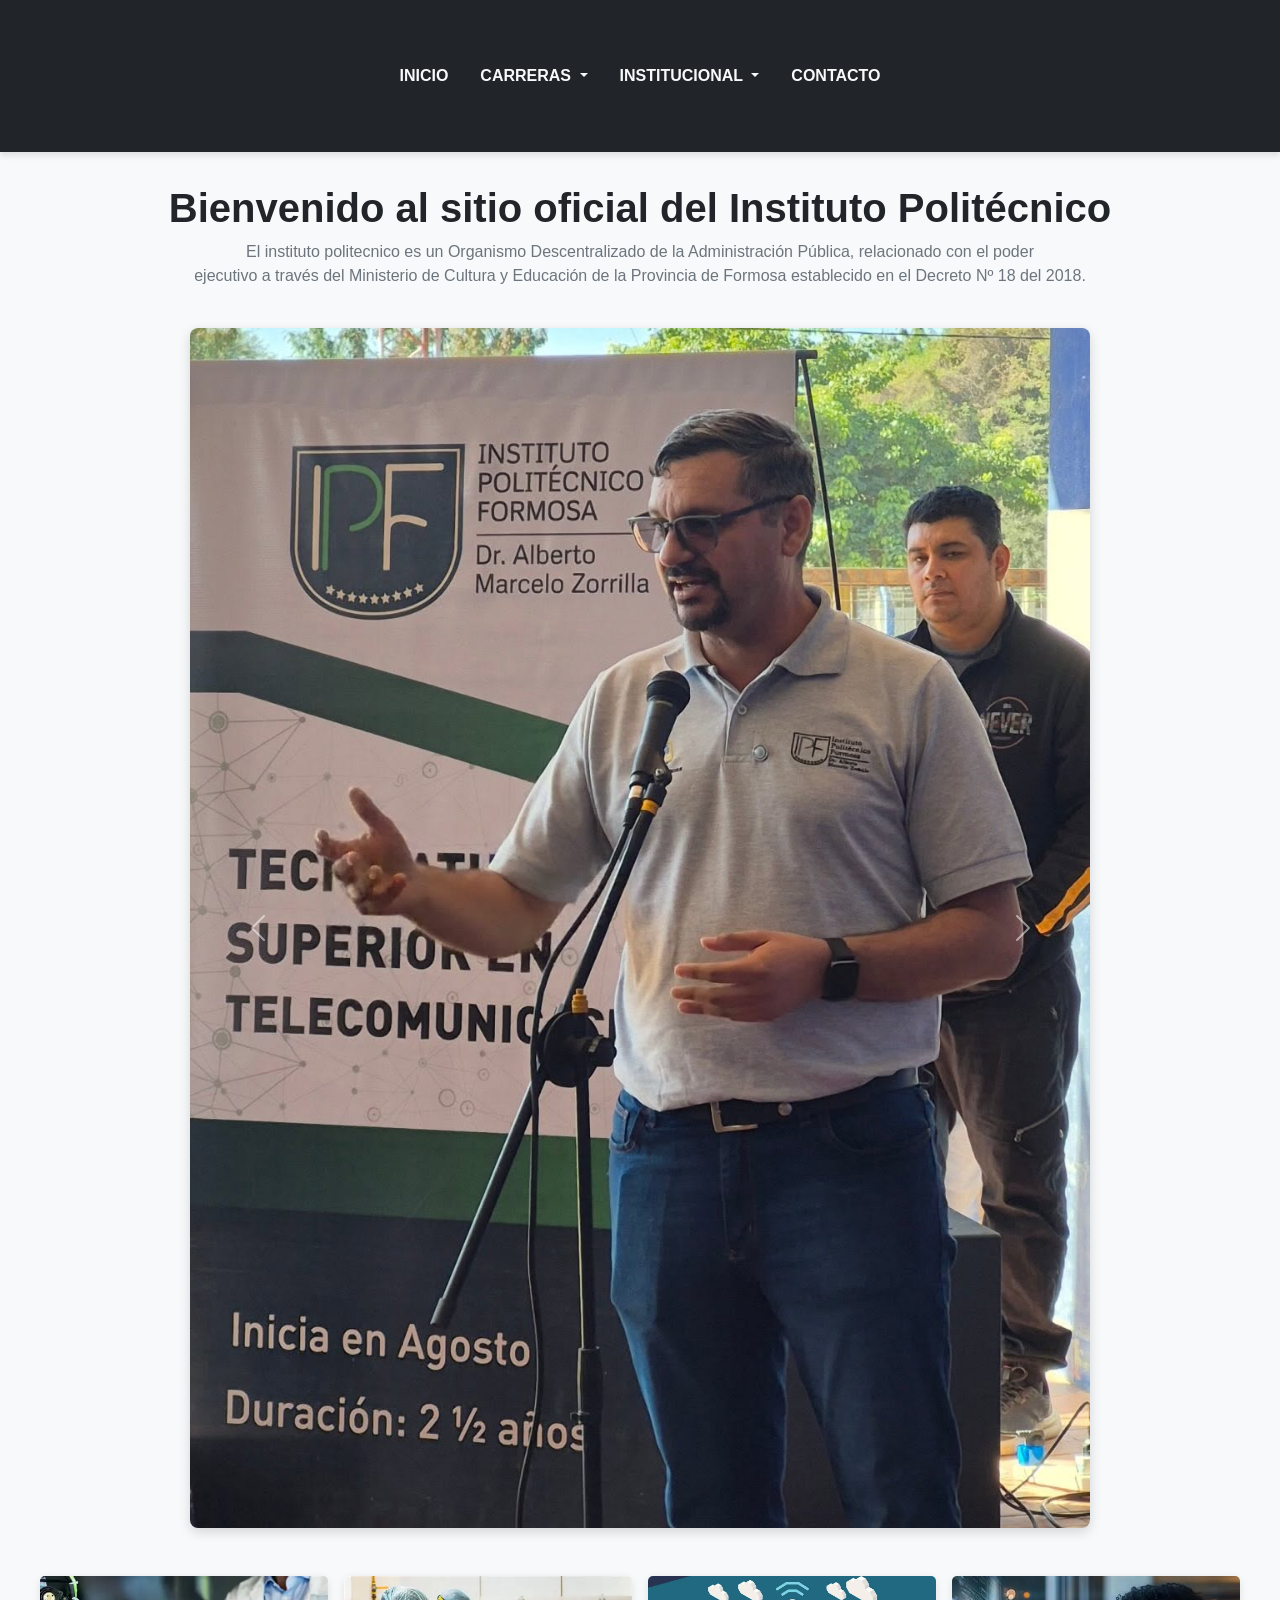
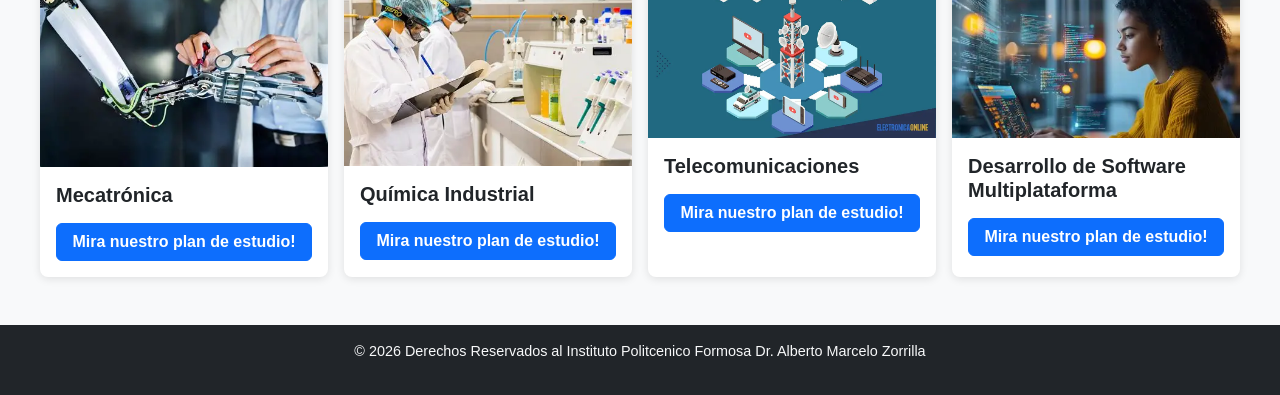
<file: index.html>
<!doctype html>
<html lang="es">
  <head>
    <meta charset="utf-8" />
    <meta name="viewport" content="width=device-width, initial-scale=1" />
    <title>Inicio</title>

    <link
      href="https://cdn.jsdelivr.net/npm/bootstrap@5.3.8/dist/css/bootstrap.min.css"
      rel="stylesheet"
      integrity="sha384-sRIl4kxILFvY47J16cr9ZwB07vP4J8+LH7qKQnuqkuIAvNWLzeN8tE5YBujZqJLB"
      crossorigin="anonymous"
    />
    <link rel="stylesheet" href="assets/css/style.css" />
  </head>

  <body>
    <nav id="navegacion">
      <a href="index.html" class="enlace">inicio</a>

      <div class="dropdown">
        <a
          class="enlace dropdown-toggle"
          href="carreras.html"
          role="button"
          data-bs-toggle="dropdown"
          aria-expanded="false"
        >
          carreras
        </a>
        <ul class="dropdown-menu menu-desplegable">
          <li>
            <a class="dropdown-item sub-enlace" href="carreras.html"
              >Mecatrónica</a
            >
          </li>
          <li>
            <a class="dropdown-item sub-enlace" href="carreras.html">Química</a>
          </li>
          <li>
            <a class="dropdown-item sub-enlace" href="carreras.html"
              >Telecomunicaciones</a
            >
          </li>
          <li>
            <a class="dropdown-item sub-enlace" href="carreras.html"
              >Desarrollo de Software Multiplataforma</a
            >
          </li>
        </ul>
      </div>

      <div class="dropdown">
        <a
          class="enlace dropdown-toggle"
          href="#"
          role="button"
          data-bs-toggle="dropdown"
          aria-expanded="false"
        >
          institucional
        </a>
        <ul class="dropdown-menu menu-desplegable">
          <li>
            <a class="dropdown-item sub-enlace" href="institucional.html"
              >Historia</a
            >
          </li>
          <li>
            <a class="dropdown-item sub-enlace" href="institucional.html"
              >Autoridades</a
            >
          </li>
          <li>
            <a class="dropdown-item sub-enlace" href="institucional.html"
              >Ubicación</a
            >
          </li>
        </ul>
      </div>

      <a href="contacto.html" class="enlace">contacto</a>
    </nav>

    <h1 class="titulo">Bienvenido al sitio oficial del Instituto Politécnico</h1>
    <p class="descripcion">
      El instituto politecnico es un Organismo Descentralizado de la Administración Pública, relacionado con el poder <br>
      ejecutivo a través del Ministerio de Cultura y Educación de la Provincia de Formosa establecido en el Decreto Nº 18 del 2018.
    </p>

    <div id="carrusel-principal" class="carousel slide">
      <div class="carousel-inner">
        <div class="carousel-item active">
          <img src="assets/img/foto1.jpg" class="d-block w-100" alt="Foto 1" />
        </div>
        <div class="carousel-item">
          <img src="assets/img/foto2.jpg" class="d-block w-100" alt="Foto 2" />
        </div>  
        <div class="carousel-item">
          <img src="assets/img/foto3.jpg" class="d-block w-100" alt="Foto 3" />
        </div>
      </div>
      <button
        class="carousel-control-prev"
        type="button"
        data-bs-target="#carrusel-principal"
        data-bs-slide="prev"
      >
        <span class="carousel-control-prev-icon" aria-hidden="true"></span>
        <span class="visually-hidden">Anterior</span>
      </button>
      <button
        class="carousel-control-next"
        type="button"
        data-bs-target="#carrusel-principal"
        data-bs-slide="next"
      >
        <span class="carousel-control-next-icon" aria-hidden="true"></span>
        <span class="visually-hidden">Siguiente</span>
      </button>
    </div>

    <div class="d-flex flex-wrap gap-3 mt-4 contenedor-tarjetas">
      <div class="card tarjeta" style="width: 18rem">
        <img
          src="assets/img/mecatronica.webp"
          class="card-img-top"
          alt="Mecatrónica"
        />
        <div class="card-body">
          <h5 class="card-title titulo-tarjeta">Mecatrónica</h5>
          <p class="card-text texto-tarjeta">

          </p>
          <a href="carreras.html" class="btn btn-primary boton-tarjeta"
            >Mira nuestro plan de estudio!</a
          >
        </div>
      </div>

      <div class="card tarjeta" style="width: 18rem">
        <img src="assets/img/quimica.webp" class="card-img-top" alt="Química" />
        <div class="card-body">
          <h5 class="card-title titulo-tarjeta">Química Industrial</h5>
          <p class="card-text texto-tarjeta">
      
          </p>
          <a href="carreras.html" class="btn btn-primary boton-tarjeta"
            >Mira nuestro plan de estudio!</a
          >
        </div>
      </div>

      <div class="card tarjeta" style="width: 18rem">
        <img
          src="assets/img/telecomunicaciones.webp"
          class="card-img-top"
          alt="Telecomunicaciones"
        />
        <div class="card-body">
          <h5 class="card-title titulo-tarjeta">Telecomunicaciones</h5>
          <p class="card-text texto-tarjeta">
          </p>
          <a href="carreras.html" class="btn btn-primary boton-tarjeta"
            >Mira nuestro plan de estudio!</a
          >
        </div>
      </div>

      <div class="card tarjeta" style="width: 18rem">
        <img src="assets/img/software.webp" class="card-img-top" alt="Software" />
        <div class="card-body">
          <h5 class="card-title titulo-tarjeta">
            Desarrollo de Software Multiplataforma
          </h5>
          <p class="card-text texto-tarjeta">
          </p>
          <a href="carreras.html" class="btn btn-primary boton-tarjeta"
            >Mira nuestro plan de estudio!</a
          >
        </div>
      </div>
    </div>

    <footer>
      <div class="footer-estilo">
        <p class="texto-footer">
          &copy; 2026 Derechos Reservados al Instituto Politcenico Formosa Dr. Alberto Marcelo Zorrilla
        </p>
    </footer>
    <script
      src="https://cdn.jsdelivr.net/npm/bootstrap@5.3.8/dist/js/bootstrap.bundle.min.js"
      integrity="sha384-FKyoEForCGlyvwx9Hj09JcYn3nv7wiPVlz7YYwJrWVcXK/BmnVDxM+D2scQbITxI"
      crossorigin="anonymous"
    ></script>
  </body>
</html>
</file>
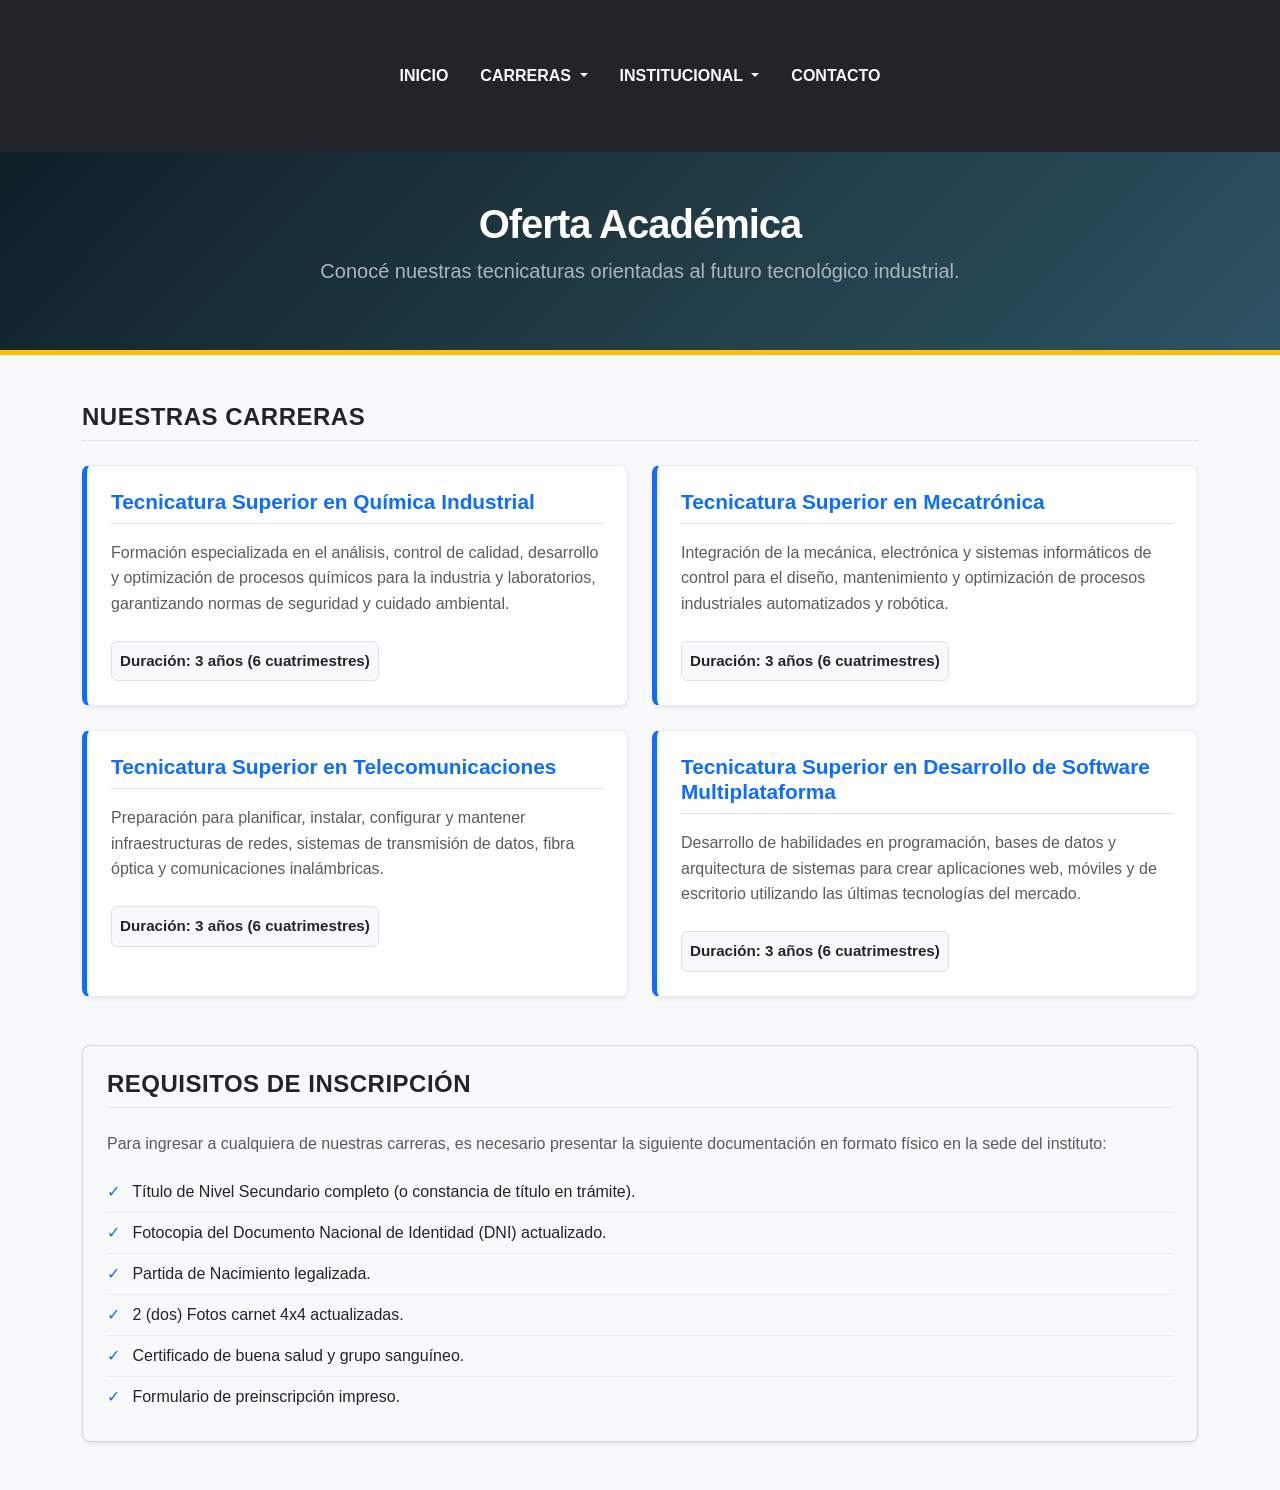
<file: carreras.html>
<!doctype html>
<html lang="es">
  <head>
    <meta charset="utf-8" />
    <meta name="viewport" content="width=device-width, initial-scale=1" />
    <title>Oferta Académica - IPF</title>

    <link
      href="https://cdn.jsdelivr.net/npm/bootstrap@5.3.8/dist/css/bootstrap.min.css"
      rel="stylesheet"
      integrity="sha384-sRIl4kxILFvY47J16cr9ZwB07vP4J8+LH7qKQnuqkuIAvNWLzeN8tE5YBujZqJLB"
      crossorigin="anonymous"
    />
    <link rel="stylesheet" href="assets/css/style.css" />
  </head>

  <body>
    <nav id="navegacion">
      <a href="index.html" class="enlace">inicio</a>

      <div class="dropdown">
        <a
          class="enlace dropdown-toggle active"
          href="#"
          role="button"
          data-bs-toggle="dropdown"
          aria-expanded="false"
        >
          carreras
        </a>
        <ul class="dropdown-menu menu-desplegable">
          <li>
            <a class="dropdown-item sub-enlace" href="#mecatronica"
              >Mecatrónica</a
            >
          </li>
          <li>
            <a class="dropdown-item sub-enlace" href="#quimica">Química</a>
          </li>
          <li>
            <a class="dropdown-item sub-enlace" href="#telecomunicaciones"
              >Telecomunicaciones</a
            >
          </li>
          <li>
            <a class="dropdown-item sub-enlace" href="#software"
              >Desarrollo de Software Multiplataforma</a
            >
          </li>
        </ul>
      </div>

      <div class="dropdown">
        <a
          class="enlace dropdown-toggle"
          href="institucional.html"
          role="button"
          data-bs-toggle="dropdown"
          aria-expanded="false"
        >
          institucional
        </a>
        <ul class="dropdown-menu menu-desplegable">
          <li>
            <a
              class="dropdown-item sub-enlace"
              href="institucional.html#historia"
              >Historia</a
            >
          </li>
          <li>
            <a
              class="dropdown-item sub-enlace"
              href="institucional.html#mision-vision"
              >Misión y Visión</a
            >
          </li>
          <li>
            <a
              class="dropdown-item sub-enlace"
              href="institucional.html#autoridades"
              >Autoridades</a
            >
          </li>
          <li>
            <a
              class="dropdown-item sub-enlace"
              href="institucional.html#estructura"
              >Estructura Organizativa</a
            >
          </li>
        </ul>
      </div>

      <a href="contacto.html" class="enlace">contacto</a>
    </nav>

    <header class="cabecera-carreras py-5 mb-5 text-center">
      <div class="container">
        <h1 class="titulo-principal-blanco">Oferta Académica</h1>
        <p class="subtitulo-blanco lead">
          Conocé nuestras tecnicaturas orientadas al futuro tecnológico
          industrial.
        </p>
      </div>
    </header>

    <main class="container mb-5">
      <section class="mb-5">
        <h2 class="titulo-seccion border-bottom pb-2 mb-4">
          Nuestras Carreras
        </h2>
        <div class="row g-4">
          <div class="col-md-6" id="quimica">
            <div class="tarjeta-carrera h-100 p-4 rounded-3 shadow-sm">
              <h3 class="titulo-carrera text-primary border-bottom pb-2 mb-3">
                Tecnicatura Superior en Química Industrial
              </h3>
              <p class="descripcion-carrera text-muted mb-4">
                Formación especializada en el análisis, control de calidad,
                desarrollo y optimización de procesos químicos para la industria
                y laboratorios, garantizando normas de seguridad y cuidado
                ambiental.
              </p>
              <div
                class="duracion-caja fw-bold text-dark d-inline-block p-2 rounded bg-light"
              >
                Duración: 3 años (6 cuatrimestres)
              </div>
            </div>
          </div>

          <div class="col-md-6" id="mecatronica">
            <div class="tarjeta-carrera h-100 p-4 rounded-3 shadow-sm">
              <h3 class="titulo-carrera text-primary border-bottom pb-2 mb-3">
                Tecnicatura Superior en Mecatrónica
              </h3>
              <p class="descripcion-carrera text-muted mb-4">
                Integración de la mecánica, electrónica y sistemas informáticos
                de control para el diseño, mantenimiento y optimización de
                procesos industriales automatizados y robótica.
              </p>
              <div
                class="duracion-caja fw-bold text-dark d-inline-block p-2 rounded bg-light"
              >
                Duración: 3 años (6 cuatrimestres)
              </div>
            </div>
          </div>

          <div class="col-md-6" id="telecomunicaciones">
            <div class="tarjeta-carrera h-100 p-4 rounded-3 shadow-sm">
              <h3 class="titulo-carrera text-primary border-bottom pb-2 mb-3">
                Tecnicatura Superior en Telecomunicaciones
              </h3>
              <p class="descripcion-carrera text-muted mb-4">
                Preparación para planificar, instalar, configurar y mantener
                infraestructuras de redes, sistemas de transmisión de datos,
                fibra óptica y comunicaciones inalámbricas.
              </p>
              <div
                class="duracion-caja fw-bold text-dark d-inline-block p-2 rounded bg-light"
              >
                Duración: 3 años (6 cuatrimestres)
              </div>
            </div>
          </div>

          <div class="col-md-6" id="software">
            <div class="tarjeta-carrera h-100 p-4 rounded-3 shadow-sm">
              <h3 class="titulo-carrera text-primary border-bottom pb-2 mb-3">
                Tecnicatura Superior en Desarrollo de Software Multiplataforma
              </h3>
              <p class="descripcion-carrera text-muted mb-4">
                Desarrollo de habilidades en programación, bases de datos y
                arquitectura de sistemas para crear aplicaciones web, móviles y
                de escritorio utilizando las últimas tecnologías del mercado.
              </p>
              <div
                class="duracion-caja fw-bold text-dark d-inline-block p-2 rounded bg-light"
              >
                Duración: 3 años (6 cuatrimestres)
              </div>
            </div>
          </div>
        </div>
      </section>

      <section
        class="mb-5 bg-light p-4 rounded-3 shadow-sm border border-secondary border-opacity-25"
      >
        <h2 class="titulo-seccion border-bottom pb-2 mb-4">
          Requisitos de Inscripción
        </h2>
        <p class="text-muted mb-3">
          Para ingresar a cualquiera de nuestras carreras, es necesario
          presentar la siguiente documentación en formato físico en la sede del
          instituto:
        </p>
        <ul class="lista-requisitos list-group list-group-flush bg-transparent">
          <li class="list-group-item bg-transparent text-dark fw-medium">
            <span class="text-primary me-2">✓</span> Título de Nivel Secundario
            completo (o constancia de título en trámite).
          </li>
          <li class="list-group-item bg-transparent text-dark fw-medium">
            <span class="text-primary me-2">✓</span> Fotocopia del Documento
            Nacional de Identidad (DNI) actualizado.
          </li>
          <li class="list-group-item bg-transparent text-dark fw-medium">
            <span class="text-primary me-2">✓</span> Partida de Nacimiento
            legalizada.
          </li>
          <li class="list-group-item bg-transparent text-dark fw-medium">
            <span class="text-primary me-2">✓</span> 2 (dos) Fotos carnet 4x4
            actualizadas.
          </li>
          <li class="list-group-item bg-transparent text-dark fw-medium">
            <span class="text-primary me-2">✓</span> Certificado de buena salud
            y grupo sanguíneo.
          </li>
          <li class="list-group-item bg-transparent text-dark fw-medium">
            <span class="text-primary me-2">✓</span> Formulario de
            preinscripción impreso.
          </li>
        </ul>
      </section>
    </main>

    <script
      src="https://cdn.jsdelivr.net/npm/bootstrap@5.3.8/dist/js/bootstrap.bundle.min.js"
      integrity="sha384-FKyoEForCGlyvwx9Hj09JcYn3nv7wiPVlz7YYwJrWVcXK/BmnVDxM+D2scQbITxI"
      crossorigin="anonymous"
    ></script>
  </body>
</html>
</file>
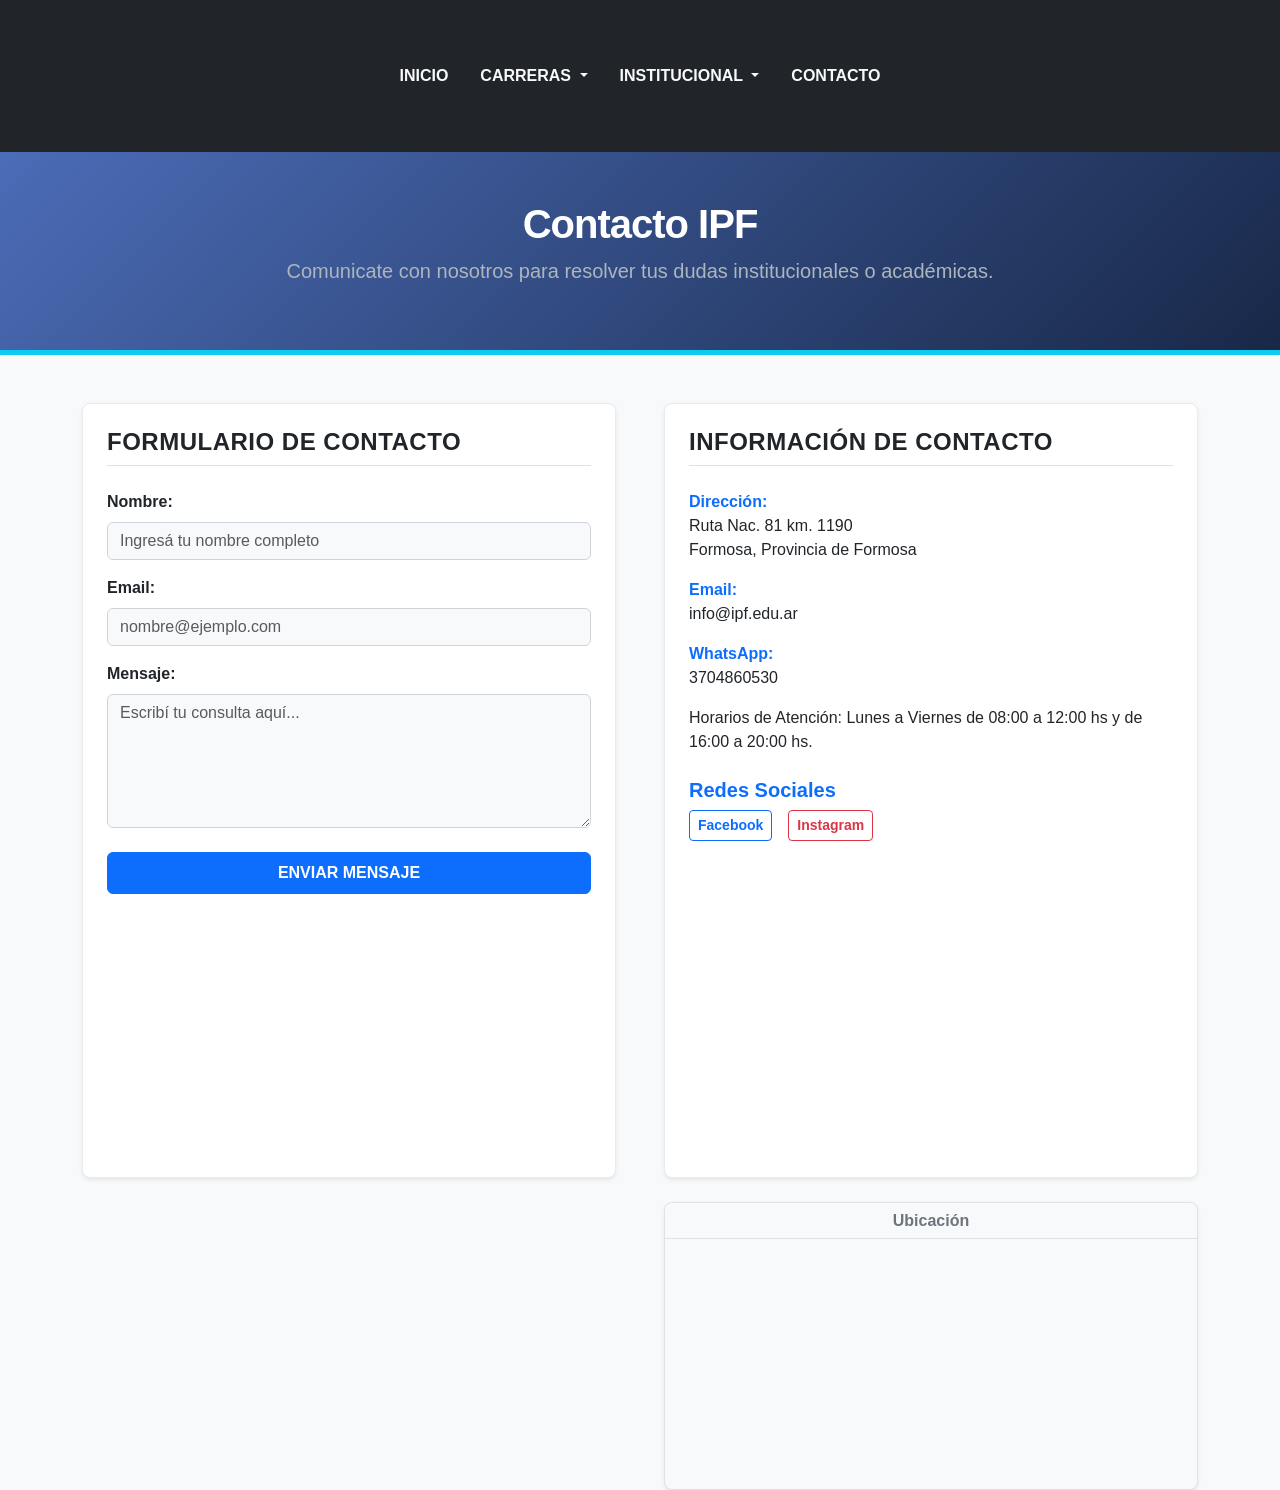
<file: contacto.html>
<!doctype html>
<html lang="es">
  <head>
    <meta charset="utf-8" />
    <meta name="viewport" content="width=device-width, initial-scale=1" />
    <title>Contacto - IPF</title>

    <link
      href="https://cdn.jsdelivr.net/npm/bootstrap@5.3.8/dist/css/bootstrap.min.css"
      rel="stylesheet"
      integrity="sha384-sRIl4kxILFvY47J16cr9ZwB07vP4J8+LH7qKQnuqkuIAvNWLzeN8tE5YBujZqJLB"
      crossorigin="anonymous"
    />
    <link rel="stylesheet" href="assets/css/style.css" />
  </head>

  <body>
    <nav id="navegacion">
      <a href="index.html" class="enlace">inicio</a>

      <div class="dropdown">
        <a
          class="enlace dropdown-toggle"
          href="#"
          role="button"
          data-bs-toggle="dropdown"
          aria-expanded="false"
        >
          carreras
        </a>
        <ul class="dropdown-menu menu-desplegable">
          <li>
            <a class="dropdown-item sub-enlace" href="carreras.html#mecatronica"
              >Mecatrónica</a
            >
          </li>
          <li>
            <a class="dropdown-item sub-enlace" href="carreras.html#quimica"
              >Química</a
            >
          </li>
          <li>
            <a
              class="dropdown-item sub-enlace"
              href="carreras.html#telecomunicaciones"
              >Telecomunicaciones</a
            >
          </li>
          <li>
            <a class="dropdown-item sub-enlace" href="carreras.html#software"
              >Desarrollo de Software Multiplataforma</a
            >
          </li>
        </ul>
      </div>

      <div class="dropdown">
        <a
          class="enlace dropdown-toggle"
          href="#"
          role="button"
          data-bs-toggle="dropdown"
          aria-expanded="false"
        >
          institucional
        </a>
        <ul class="dropdown-menu menu-desplegable">
          <li>
            <a
              class="dropdown-item sub-enlace"
              href="institucional.html#historia"
              >Historia</a
            >
          </li>
          <li>
            <a
              class="dropdown-item sub-enlace"
              href="institucional.html#mision-vision"
              >Misión y Visión</a
            >
          </li>
          <li>
            <a
              class="dropdown-item sub-enlace"
              href="institucional.html#autoridades"
              >Autoridades</a
            >
          </li>
          <li>
            <a
              class="dropdown-item sub-enlace"
              href="institucional.html#estructura"
              >Estructura Organizativa</a
            >
          </li>
        </ul>
      </div>

      <a href="contacto.html" class="enlace active">contacto</a>
    </nav>

    <header class="cabecera-contacto py-5 mb-5 text-center">
      <div class="container">
        <h1 class="titulo-principal-blanco">Contacto IPF</h1>
        <p class="subtitulo-blanco lead">
          Comunicate con nosotros para resolver tus dudas institucionales o
          académicas.
        </p>
      </div>
    </header>

    <main class="container mb-5">
      <div class="row g-5">
        <div class="col-lg-6">
          <div class="tarjeta-formulario p-4 rounded-3 shadow-sm">
            <h2 class="titulo-seccion border-bottom pb-2 mb-4">
              Formulario de Contacto
            </h2>
            <form id="formulario-contacto">
              <div class="mb-3">
                <label for="nombre" class="form-label fw-bold">Nombre:</label>
                <input
                  type="text"
                  class="form-control campo-formulario"
                  id="nombre"
                  placeholder="Ingresá tu nombre completo"
                  required
                />
              </div>
              <div class="mb-3">
                <label for="email" class="form-label fw-bold">Email:</label>
                <input
                  type="email"
                  class="form-control campo-formulario"
                  id="email"
                  placeholder="nombre@ejemplo.com"
                  required
                />
              </div>
              <div class="mb-4">
                <label for="mensaje" class="form-label fw-bold">Mensaje:</label>
                <textarea
                  class="form-control campo-formulario"
                  id="mensaje"
                  rows="5"
                  placeholder="Escribí tu consulta aquí..."
                  required
                ></textarea>
              </div>
              <button
                type="submit"
                class="btn btn-primary boton-enviar w-100 py-2 fw-bold text-uppercase"
              >
                Enviar Mensaje
              </button>
            </form>
          </div>
        </div>

        <div class="col-lg-6">
          <div class="tarjeta-info p-4 rounded-3 shadow-sm mb-4">
            <h2 class="titulo-seccion border-bottom pb-2 mb-4">
              Información de Contacto
            </h2>
            <ul class="list-unstyled">
              <li class="mb-3">
                <strong class="text-primary d-block"> Dirección:</strong>
                Ruta Nac. 81 km. 1190<br />
                Formosa, Provincia de Formosa
              </li>
              <li class="mb-3">
                <strong class="text-primary d-block"> Email:</strong>
                <a
                  href="mailto:info@ipf.edu.ar"
                  class="text-decoration-none text-dark"
                  >info@ipf.edu.ar</a
                >
              </li>
              <li class="mb-3">
                <strong class="text-primary d-block"> WhatsApp:</strong>
                <a
                  href="https://wa.me/5493704860530"
                  target="_blank"
                  class="text-decoration-none text-dark"
                  >3704860530</a
                >
              </li>
              <li class="mb-3">
                <strong class="text-primary d-block"></strong>
                  Horarios de Atención:</strong
                >
                Lunes a Viernes de 08:00 a 12:00 hs y de 16:00 a 20:00 hs.
              </li>
            </ul>

            <h3 class="h5 mt-4 fw-bold text-primary">Redes Sociales</h3>
            <div class="d-flex gap-3 mt-2">
              <a
                href="https://www.facebook.com/IPFormosa"
                target="_blank"
                class="btn btn-outline-primary btn-sm fw-bold"
                >Facebook</a
              >
              <a
                href="https://www.instagram.com/ipformosa/"
                target="_blank"
                class="btn btn-outline-danger btn-sm fw-bold"
                >Instagram</a
              >
            </div>
          </div>

          <div class="tarjeta-mapa rounded-3 overflow-hidden shadow-sm border">
            <h3
              class="h6 bg-light m-0 p-2 text-center border-bottom fw-bold text-secondary"
            >
              Ubicación
            </h3>
            <iframe
              src="https://www.google.com/maps/embed?pb=!1m18!1m12!1m3!1d3599.988029584061!2d-58.1963032!3d-26.1823908!2m3!1f0!2f0!3f0!3m2!1i1024!2i768!4f13.1!3m3!1m2!1s0x0%3A0x0!2zMjbCsDExJzU2LjYiUyA1OMKwMTEnNDYuNyJX!5e0!3m2!1ses!2sar!4v1680000000000!5m2!1ses!2sar"
              width="100%"
              height="250"
              style="border: 0"
              allowfullscreen=""
              loading="lazy"
              referrerpolicy="no-referrer-when-downgrade"
            >
            </iframe>
          </div>
        </div>
      </div>
    </main>

    <script
      src="https://cdn.jsdelivr.net/npm/bootstrap@5.3.8/dist/js/bootstrap.bundle.min.js"
      integrity="sha384-FKyoEForCGlyvwx9Hj09JcYn3nv7wiPVlz7YYwJrWVcXK/BmnVDxM+D2scQbITxI"
      crossorigin="anonymous"
    ></script>
  </body>
</html>
</file>
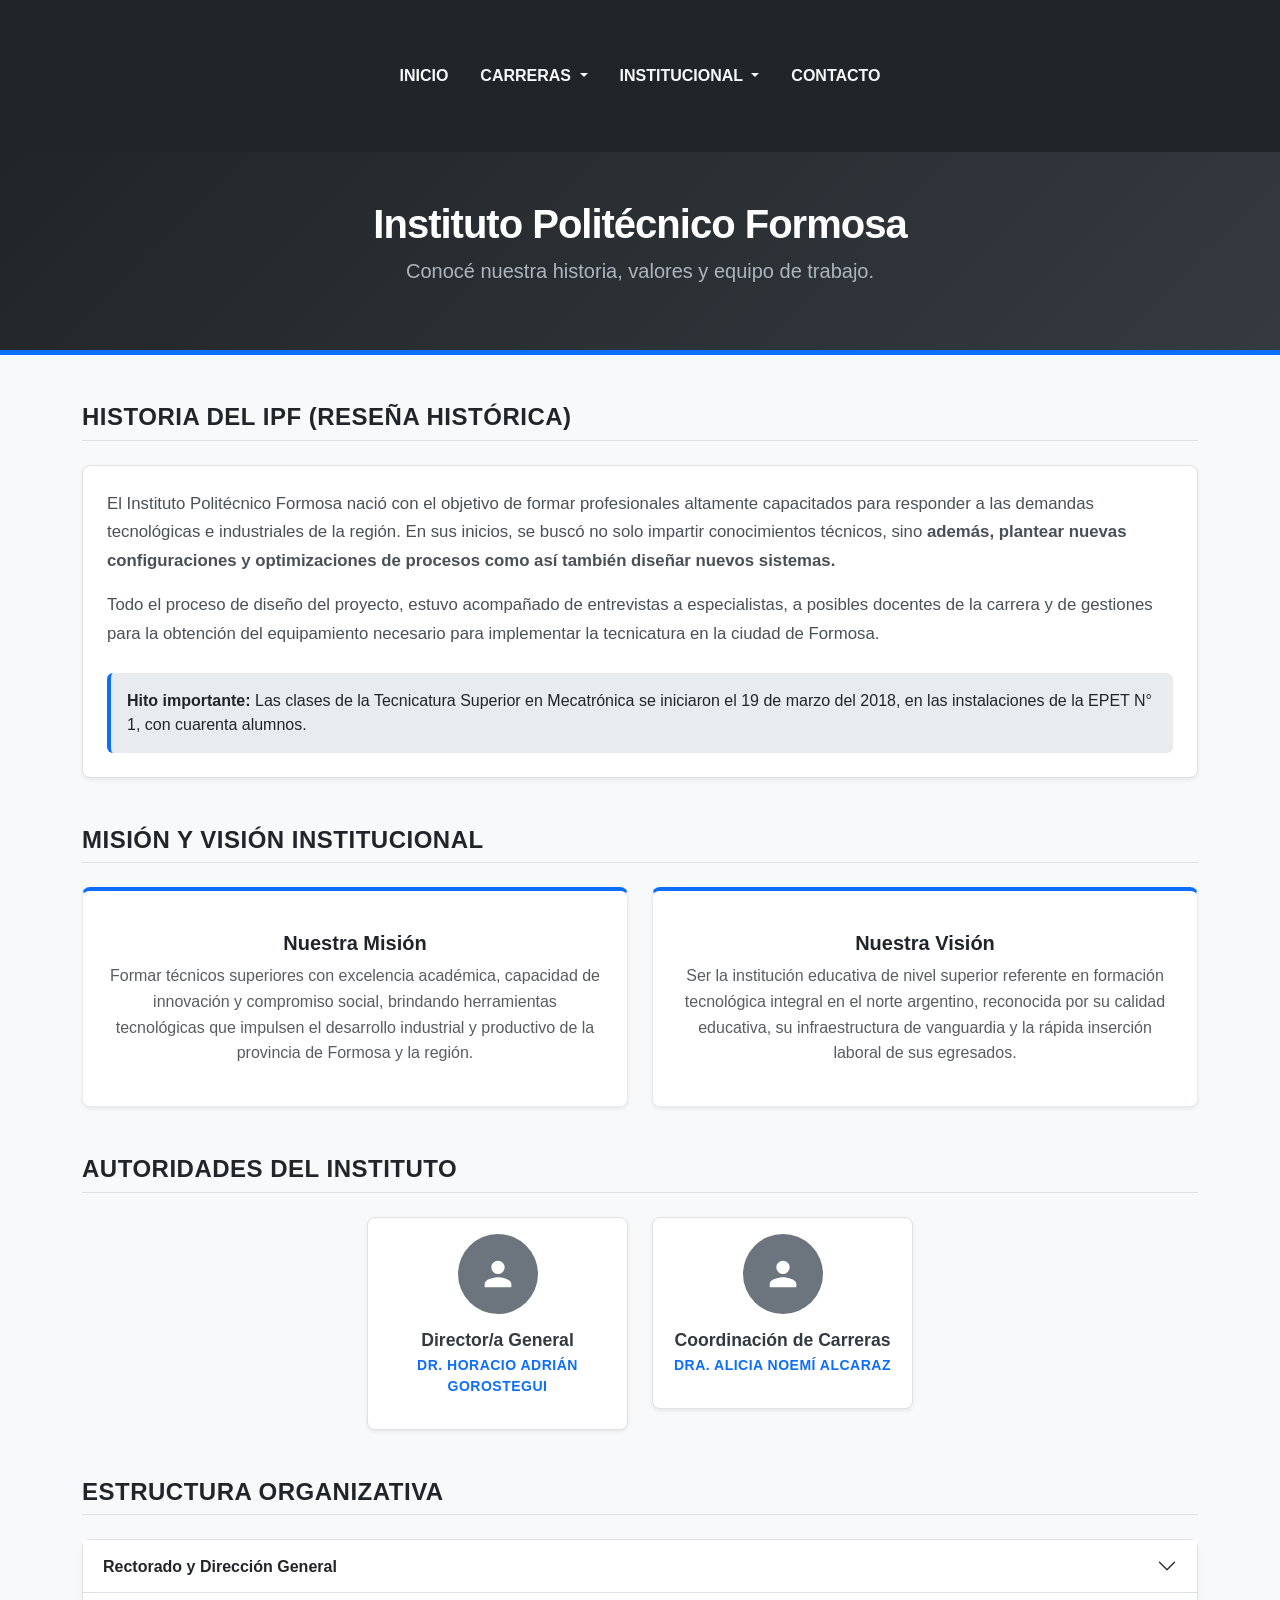
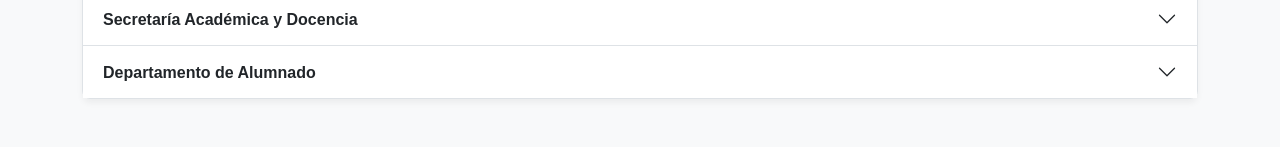
<file: institucional.html>
<!doctype html>
<html lang="es">
  <head>
    <meta charset="utf-8" />
    <meta name="viewport" content="width=device-width, initial-scale=1" />
    <title>Institucional - IPF</title>

    <link
      href="https://cdn.jsdelivr.net/npm/bootstrap@5.3.8/dist/css/bootstrap.min.css"
      rel="stylesheet"
      integrity="sha384-sRIl4kxILFvY47J16cr9ZwB07vP4J8+LH7qKQnuqkuIAvNWLzeN8tE5YBujZqJLB"
      crossorigin="anonymous"
    />
    <link rel="stylesheet" href="assets/css/style.css" />
  </head>

  <body>
    <nav id="navegacion">
      <a href="index.html" class="enlace">inicio</a>

      <div class="dropdown">
        <a
          class="enlace dropdown-toggle"
          href="#"
          role="button"
          data-bs-toggle="dropdown"
          aria-expanded="false"
        >
          carreras
        </a>
        <ul class="dropdown-menu menu-desplegable">
          <li>
            <a class="dropdown-item sub-enlace" href="carreras.html"
              >Mecatrónica</a
            >
          </li>
          <li>
            <a class="dropdown-item sub-enlace" href="carreras.html">Química</a>
          </li>
          <li>
            <a class="dropdown-item sub-enlace" href="carreras.html"
              >Telecomunicaciones</a
            >
          </li>
          <li>
            <a class="dropdown-item sub-enlace" href="carreras.html"
              >Desarrollo de Software Multiplataforma</a
            >
          </li>
        </ul>
      </div>

      <div class="dropdown">
        <a
          class="enlace dropdown-toggle active"
          href="#"
          role="button"
          data-bs-toggle="dropdown"
          aria-expanded="false"
        >
          institucional
        </a>
        <ul class="dropdown-menu menu-desplegable">
          <li>
            <a class="dropdown-item sub-enlace" href="#historia">Historia</a>
          </li>
          <li>
            <a class="dropdown-item sub-enlace" href="#mision-vision"
              >Misión y Visión</a
            >
          </li>
          <li>
            <a class="dropdown-item sub-enlace" href="#autoridades"
              >Autoridades</a
            >
          </li>
          <li>
            <a class="dropdown-item sub-enlace" href="#estructura"
              >Estructura Organizativa</a
            >
          </li>
        </ul>
      </div>

      <a href="contacto.html" class="enlace">contacto</a>
    </nav>

    <header class="cabecera-institucional py-5 mb-5 text-center">
      <div class="container">
        <h1 class="titulo-principal-blanco">Instituto Politécnico Formosa</h1>
        <p class="subtitulo-blanco lead">
          Conocé nuestra historia, valores y equipo de trabajo.
        </p>
      </div>
    </header>

    <main class="container mb-5">
      <section id="historia" class="mb-5 seccion-contenido">
        <h2 class="titulo-seccion border-bottom pb-2 mb-4">
          Historia del IPF (Reseña Histórica)
        </h2>
        <div class="caja-texto-destacado p-4 rounded-3 shadow-sm">
          <p class="texto-parrafo">
            El Instituto Politécnico Formosa nació con el objetivo de formar
            profesionales altamente capacitados para responder a las demandas
            tecnológicas e industriales de la región. En sus inicios, se buscó
            no solo impartir conocimientos técnicos, sino
            <strong
              >además, plantear nuevas configuraciones y optimizaciones de
              procesos como así también diseñar nuevos sistemas.</strong
            >
          </p>
          <p class="texto-parrafo">
            Todo el proceso de diseño del proyecto, estuvo acompañado de
            entrevistas a especialistas, a posibles docentes de la carrera y de
            gestiones para la obtención del equipamiento necesario para
            implementar la tecnicatura en la ciudad de Formosa.
          </p>
          <div class="alerta-historica mt-4 p-3 rounded border-start border-4">
            <strong>Hito importante:</strong> Las clases de la Tecnicatura
            Superior en Mecatrónica se iniciaron el 19 de marzo del 2018, en las
            instalaciones de la EPET N° 1, con cuarenta alumnos.
          </div>
        </div>
      </section>

      <section id="mision-vision" class="mb-5 seccion-contenido">
        <h2 class="titulo-seccion border-bottom pb-2 mb-4">
          Misión y Visión Institucional
        </h2>
        <div class="row g-4">
          <div class="col-md-6">
            <div
              class="tarjeta-valor h-100 p-4 rounded-3 shadow-sm text-center"
            >
              <div class="icono-valor mb-3"></div>
              <h3 class="titulo-valor">Nuestra Misión</h3>
              <p class="texto-valor text-muted">
                Formar técnicos superiores con excelencia académica, capacidad
                de innovación y compromiso social, brindando herramientas
                tecnológicas que impulsen el desarrollo industrial y productivo
                de la provincia de Formosa y la región.
              </p>
            </div>
          </div>
          <div class="col-md-6">
            <div
              class="tarjeta-valor h-100 p-4 rounded-3 shadow-sm text-center"
            >
              <div class="icono-valor mb-3"></div>
              <h3 class="titulo-valor">Nuestra Visión</h3>
              <p class="texto-valor text-muted">
                Ser la institución educativa de nivel superior referente en
                formación tecnológica integral en el norte argentino, reconocida
                por su calidad educativa, su infraestructura de vanguardia y la
                rápida inserción laboral de sus egresados.
              </p>
            </div>
          </div>
        </div>
      </section>

      <section id="autoridades" class="mb-5 seccion-contenido">
        <h2 class="titulo-seccion border-bottom pb-2 mb-4">
          Autoridades del Instituto
        </h2>
        <div class="row g-4 justify-content-center">
          <div class="col-lg-3 col-md-6">
            <div
              class="tarjeta-autoridad text-center p-3 rounded-3 shadow-sm border"
            >
              <div
                class="avatar-autoridad mb-3 mx-auto bg-secondary rounded-circle"
              ></div>
              <h4 class="nombre-autoridad mb-1">Director/a General</h4>
              <p class="cargo-autoridad text-primary small fw-bold">
                Dr. Horacio Adrián Gorostegui
              </p>
            </div>
          </div>
          <div class="col-lg-3 col-md-6">
            <div
              class="tarjeta-autoridad text-center p-3 rounded-3 shadow-sm border"
            >
              <div
                class="avatar-autoridad mb-3 mx-auto bg-secondary rounded-circle"
              ></div>
              <h4 class="nombre-autoridad mb-1">Coordinación de Carreras</h4>
              <p class="cargo-autoridad text-primary small fw-bold">
                Dra. Alicia Noemí Alcaraz
              </p>
            </div>
          </div>
        </div>
      </section>

      <section id="estructura" class="mb-5 seccion-contenido">
        <h2 class="titulo-seccion border-bottom pb-2 mb-4">
          Estructura Organizativa
        </h2>
        <div
          class="accordion accordion-flush sombra-acordeon rounded-3 border"
          id="acordeonEstructura"
        >
          <div class="accordion-item">
            <h2 class="accordion-header">
              <button
                class="accordion-button collapsed fw-bold text-dark"
                type="button"
                data-bs-toggle="collapse"
                data-bs-target="#flush-rectorado"
                aria-expanded="false"
                aria-controls="flush-rectorado"
              >
                Rectorado y Dirección General
              </button>
            </h2>
            <div
              id="flush-rectorado"
              class="accordion-collapse collapse"
              data-bs-parent="#acordeonEstructura"
            >
              <div class="accordion-body text-muted">
                Órgano máximo de gestión institucional. Se encarga de la
                planificación estratégica, representación legal y vinculación
                con los sectores productivos y gubernamentales.
              </div>
            </div>
          </div>

          <div class="accordion-item">
            <h2 class="accordion-header">
              <button
                class="accordion-button collapsed fw-bold text-dark"
                type="button"
                data-bs-toggle="collapse"
                data-bs-target="#flush-academica"
                aria-expanded="false"
                aria-controls="flush-academica"
              >
                Secretaría Académica y Docencia
              </button>
            </h2>
            <div
              id="flush-academica"
              class="accordion-collapse collapse"
              data-bs-parent="#acordeonEstructura"
            >
              <div class="accordion-body text-muted">
                Responsable del diseño, seguimiento y evaluación de los planes
                de estudio, gestión de docentes, calendarios académicos y
                procesos de enseñanza-aprendizaje.
              </div>
            </div>
          </div>

          <div class="accordion-item">
            <h2 class="accordion-header">
              <button
                class="accordion-button collapsed fw-bold text-dark"
                type="button"
                data-bs-toggle="collapse"
                data-bs-target="#flush-alumnado"
                aria-expanded="false"
                aria-controls="flush-alumnado"
              >
                Departamento de Alumnado
              </button>
            </h2>
            <div
              id="flush-alumnado"
              class="accordion-collapse collapse"
              data-bs-parent="#acordeonEstructura"
            >
              <div class="accordion-body text-muted">
                Área dedicada a la gestión administrativa de los estudiantes:
                inscripciones, legajos, constancias, certificaciones y atención
                de consultas estudiantiles.
              </div>
            </div>
          </div>
        </div>
      </section>
    </main>

    <script
      src="https://cdn.jsdelivr.net/npm/bootstrap@5.3.8/dist/js/bootstrap.bundle.min.js"
      integrity="sha384-FKyoEForCGlyvwx9Hj09JcYn3nv7wiPVlz7YYwJrWVcXK/BmnVDxM+D2scQbITxI"
      crossorigin="anonymous"
    ></script>
  </body>
</html>
</file>
<file: assets/css/style.css>
body {
  background-color: #f8f9fa;
  font-family: "Segoe UI", Tahoma, Geneva, Verdana, sans-serif;
}

#navegacion {
  background-color: #212529;
  padding: 4rem;
  display: flex;
  justify-content: center;
  align-items: center;
  gap: 2rem;
  box-shadow: 0 4px 6px rgba(0, 0, 0, 0.1);
}

.enlace {
  color: #f8f9fa;
  text-decoration: none;
  font-weight: 600;
  text-transform: uppercase;
  transition: color 0.2s ease-in-out;
}

.enlace:hover,
.enlace:focus {
  color: #0d6efd;
}

.menu-desplegable {
  background-color: #212529;
  border: 1px solid #343a40;
  box-shadow: 0 4px 12px rgba(0, 0, 0, 0.2);
}

.sub-enlace {
  color: #f8f9fa;
  font-weight: 500;
  transition:
    background-color 0.2s,
    color 0.2s;
}

.sub-enlace:hover {
  background-color: #343a40;
  color: #0d6efd;
}

.titulo {
  text-align: center;
  color: #212529;
  margin-top: 2rem;
  font-weight: bold;
}

.descripcion {
  text-align: center;
  color: #6c757d;
  margin-bottom: 2.5rem;
}

#carrusel-principal {
  max-width: 900px;
  margin: 0 auto 3rem auto;
  border-radius: 8px;
  overflow: hidden;
  box-shadow: 0 4px 12px rgba(0, 0, 0, 0.15);
}

.carousel.slide {
  width: 100%;
  height: auto;
}

.contenedor-tarjetas {
  justify-content: center;
  padding: 0 1rem 3rem 1rem;
}

.tarjeta {
  border: none;
  border-radius: 8px;
  box-shadow: 0 2px 8px rgba(0, 0, 0, 0.1);
  transition:
    transform 0.3s ease,
    box-shadow 0.3s ease;
}

.tarjeta:hover {
  transform: translateY(-5px);
  box-shadow: 0 8px 16px rgba(0, 0, 0, 0.2);
}

.titulo-tarjeta {
  color: #212529;
  font-weight: 700;
}

.texto-tarjeta {
  color: #495057;
}

.boton-tarjeta {
  width: 100%;
  font-weight: 600;
  border-radius: 6px;
}

.footer-estilo {
  background-color: #212529;
  padding: 1rem;
  display: flex;
  justify-content: center;
  align-items: center;
}

.texto-footer {
  color: #f8f9fa;
  font-size: 0.9rem;
  text-align: center;
}

/* --- Estilos Institucionales --- */

.cabecera-institucional {
  background: linear-gradient(135deg, #212529 0%, #343a40 100%);
  border-bottom: 5px solid #0d6efd;
}

.titulo-principal-blanco {
  color: #ffffff;
  font-weight: 800;
  letter-spacing: -1px;
}

.subtitulo-blanco {
  color: #adb5bd;
  font-weight: 400;
}

.titulo-seccion {
  color: #212529;
  font-weight: 700;
  text-transform: uppercase;
  font-size: 1.5rem;
  letter-spacing: 0.5px;
}

.caja-texto-destacado {
  background-color: #ffffff;
  border: 1px solid #dee2e6;
}

.texto-parrafo {
  color: #495057;
  line-height: 1.7;
  font-size: 1.05rem;
}

.alerta-historica {
  background-color: #e9ecef;
  border-color: #0d6efd !important;
  color: #212529;
}

.tarjeta-valor {
  background-color: #ffffff;
  border: 1px solid #e9ecef;
  border-top: 4px solid #0d6efd;
  transition:
    transform 0.3s ease,
    box-shadow 0.3s ease;
}

.tarjeta-valor:hover {
  transform: translateY(-5px);
  box-shadow: 0 10px 20px rgba(0, 0, 0, 0.1) !important;
}

.icono-valor {
  font-size: 3rem;
}

.titulo-valor {
  color: #212529;
  font-weight: 700;
  font-size: 1.25rem;
}

.texto-valor {
  line-height: 1.6;
}

.tarjeta-autoridad {
  background-color: #ffffff;
  transition: all 0.3s ease;
}

.tarjeta-autoridad:hover {
  border-color: #0d6efd !important;
  box-shadow: 0 5px 15px rgba(13, 110, 253, 0.15) !important;
}

.avatar-autoridad {
  width: 80px;
  height: 80px;
  background-image: url('data:image/svg+xml;charset=UTF-8,%3Csvg xmlns="http://www.w3.org/2000/svg" viewBox="0 0 24 24" fill="%23ffffff"%3E%3Cpath d="M12 12c2.21 0 4-1.79 4-4s-1.79-4-4-4-4 1.79-4 4 1.79 4 4 4zm0 2c-2.67 0-8 1.34-8 4v2h16v-2c0-2.66-5.33-4-8-4z"/%3E%3C/svg%3E');
  background-size: 50%;
  background-repeat: no-repeat;
  background-position: center;
}

.nombre-autoridad {
  font-size: 1.1rem;
  color: #343a40;
  font-weight: 700;
}

.cargo-autoridad {
  text-transform: uppercase;
  letter-spacing: 0.5px;
}

.sombra-acordeon {
  box-shadow: 0 4px 6px rgba(0, 0, 0, 0.05);
}

.accordion-button:not(.collapsed) {
  background-color: #e7f1ff;
  color: #0d6efd;
}

.accordion-button:focus {
  border-color: #86b7fe;
  box-shadow: 0 0 0 0.25rem rgba(13, 110, 253, 0.25);
}

/* --- Estilos Carreras --- */

.cabecera-carreras {
  background: linear-gradient(135deg, #0f2027 0%, #203a43 50%, #2c5364 100%);
  border-bottom: 5px solid #ffc107;
}

.tarjeta-carrera {
  background-color: #ffffff;
  border: 1px solid #e9ecef;
  border-left: 5px solid #0d6efd;
  transition:
    transform 0.3s ease,
    box-shadow 0.3s ease;
}

.tarjeta-carrera:hover {
  transform: translateY(-4px);
  box-shadow: 0 8px 16px rgba(0, 0, 0, 0.1) !important;
}

.titulo-carrera {
  font-size: 1.3rem;
  font-weight: 700;
}

.descripcion-carrera {
  font-size: 1rem;
  line-height: 1.6;
}

.duracion-caja {
  font-size: 0.95rem;
  border: 1px solid #dee2e6;
}

.lista-requisitos .list-group-item {
  border-color: rgba(0, 0, 0, 0.05);
  padding-left: 0;
}

/* --- Estilos Contacto --- */

.cabecera-contacto {
  background: linear-gradient(135deg, #4b6cb7 0%, #182848 100%);
  border-bottom: 5px solid #0dcaf0;
}

.tarjeta-formulario,
.tarjeta-info {
  background-color: #ffffff;
  border: 1px solid #e9ecef;
  height: 100%;
}

.campo-formulario {
  background-color: #f8f9fa;
  border: 1px solid #ced4da;
  transition:
    border-color 0.3s,
    box-shadow 0.3s;
}

.campo-formulario:focus {
  background-color: #ffffff;
  border-color: #0d6efd;
  box-shadow: 0 0 0 0.25rem rgba(13, 110, 253, 0.15);
}

.boton-enviar {
  transition:
    transform 0.2s ease,
    box-shadow 0.2s ease;
}

.boton-enviar:hover {
  transform: translateY(-2px);
  box-shadow: 0 4px 10px rgba(13, 110, 253, 0.3);
}

.tarjeta-mapa {
  background-color: #f8f9fa;
}

.tarjeta-mapa iframe {
  display: block;
}
</file>
